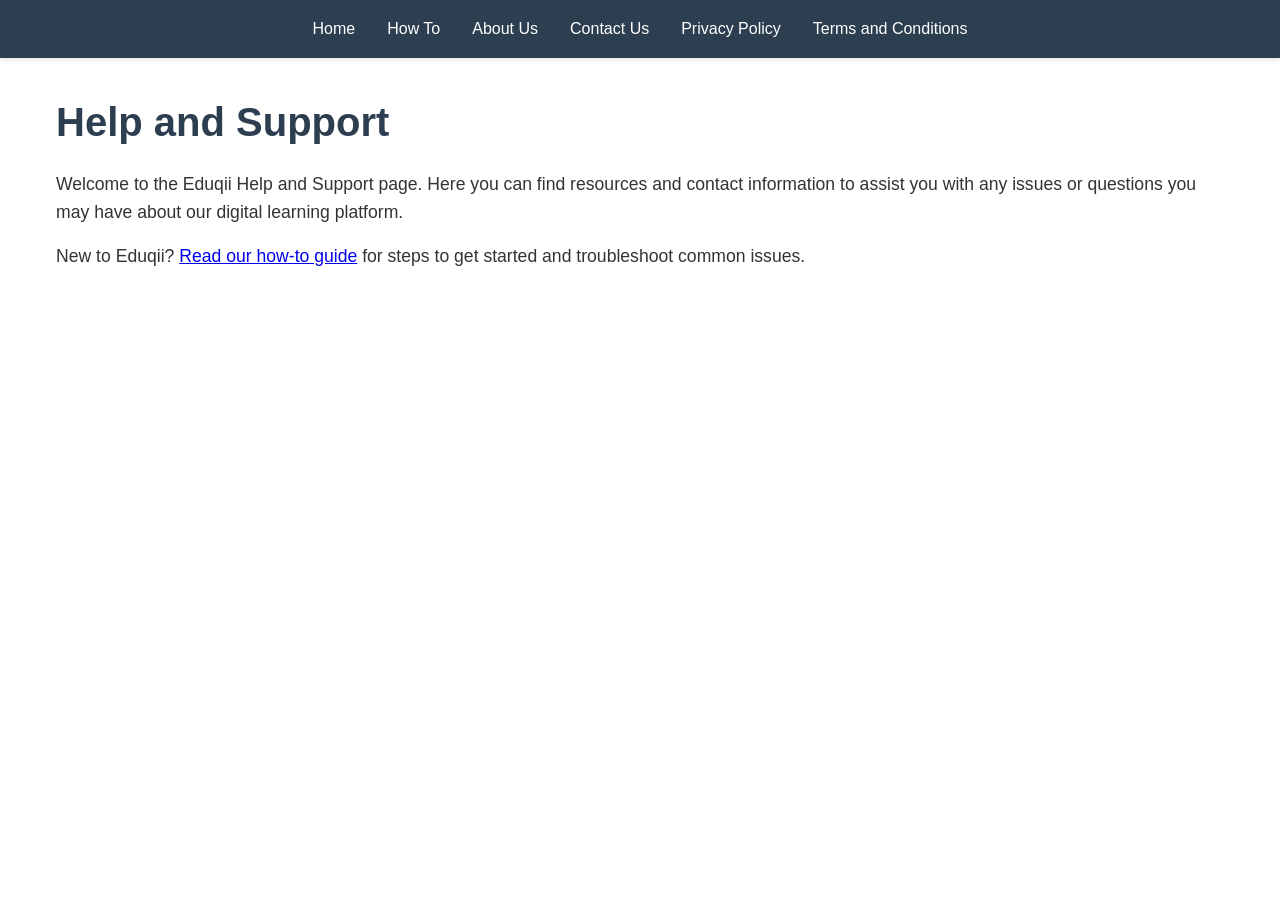
<file: index.html>
<!DOCTYPE html>
<html lang="en">
<head>
    <meta charset="UTF-8">
    <meta name="viewport" content="width=device-width, initial-scale=1.0">
    <title>Eduqii Help and Support</title>
    <link rel="icon" href="images/favicon.ico" type="image/x-icon">
    <link rel="apple-touch-icon" href="images/favicon.ico">
    <link rel="stylesheet" href="style.css">
</head>
<body>
    <nav>
        <ul>
            <li><a href="index.html">Home</a></li>
            <li><a href="how_to.html">How To</a></li>
            <li><a href="aboutus.html">About Us</a></li>
            <li><a href="contact.html">Contact Us</a></li>
            <li><a href="privacy.html">Privacy Policy</a></li>
            <li><a href="terms_and_conditions.html">Terms and Conditions</a></li>
        </ul>
    </nav>
    <main>
        <h1>Help and Support</h1>
        <p>Welcome to the Eduqii Help and Support page. Here you can find resources and contact information to assist you with any issues or questions you may have about our digital learning platform.</p>
        <p>New to Eduqii? <a href="how_to.html">Read our how-to guide</a> for steps to get started and troubleshoot common issues.</p>
    </main>
</body>
</html>
</file>
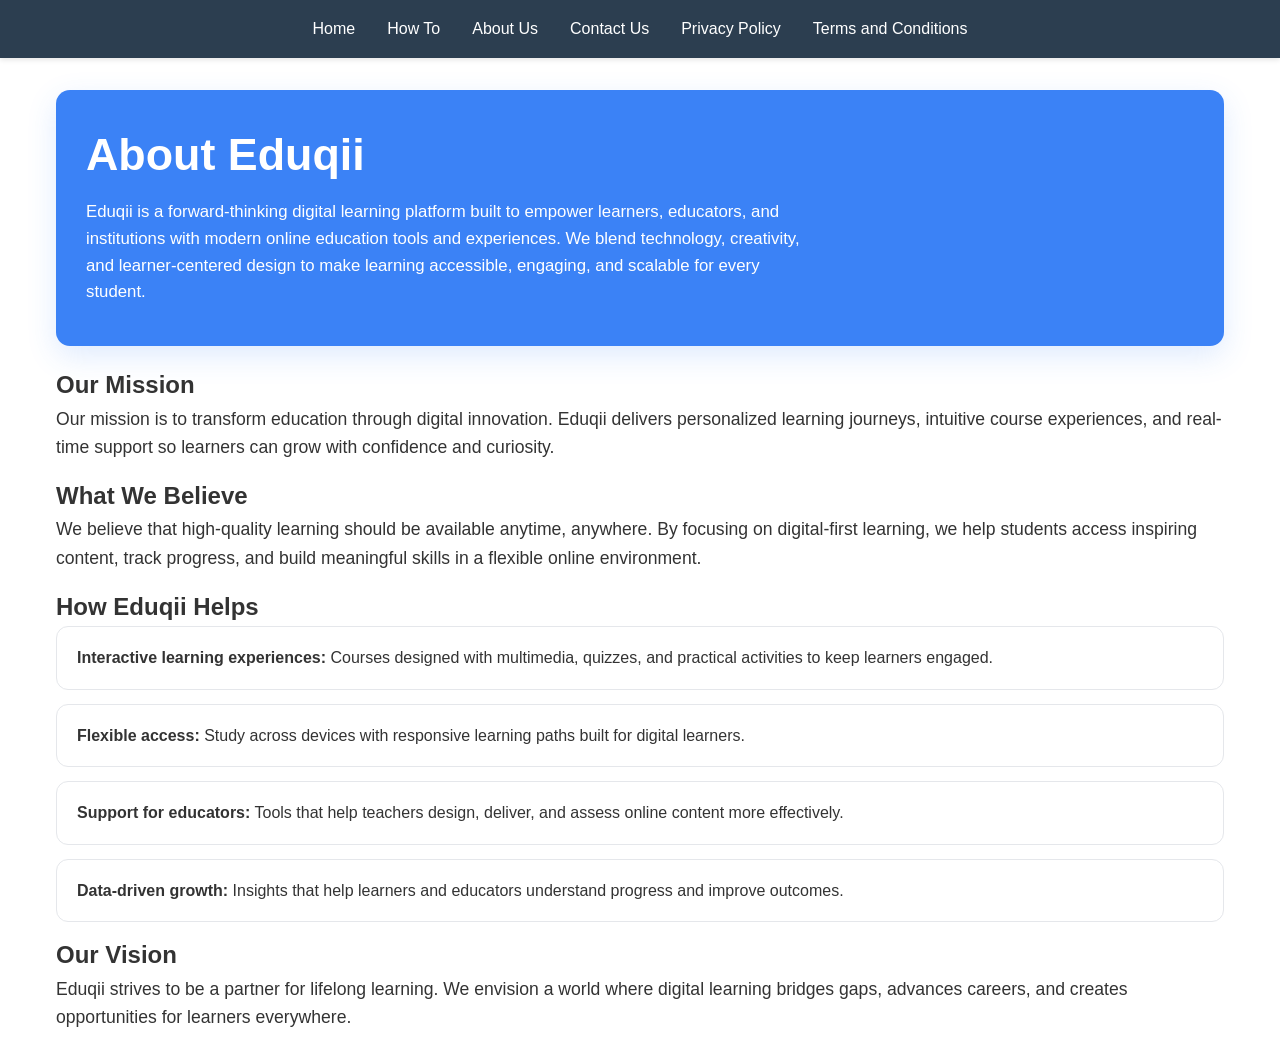
<file: aboutus.html>
<!DOCTYPE html>
<html lang="en">
<head>
    <meta charset="UTF-8">
    <meta name="viewport" content="width=device-width, initial-scale=1.0">
    <title>About Eduqii</title>
    <link rel="icon" href="images/favicon.ico" type="image/x-icon">
    <link rel="apple-touch-icon" href="images/favicon.ico">
    <link rel="stylesheet" href="style.css">
</head>
<body>
    <nav>
        <ul>
            <li><a href="index.html">Home</a></li>
            <li><a href="how_to.html">How To</a></li>
            <li><a href="aboutus.html">About Us</a></li>
            <li><a href="contact.html">Contact Us</a></li>
            <li><a href="privacy.html">Privacy Policy</a></li>
            <li><a href="terms_and_conditions.html">Terms and Conditions</a></li>
        </ul>
    </nav>
    <main>
        <div class="container">
            <section class="hero">
                <h1>About Eduqii</h1>
                <p>Eduqii is a forward-thinking digital learning platform built to empower learners, educators, and institutions with modern online education tools and experiences. We blend technology, creativity, and learner-centered design to make learning accessible, engaging, and scalable for every student.</p>
            </section>

            <section class="section">
                <h2>Our Mission</h2>
                <p>Our mission is to transform education through digital innovation. Eduqii delivers personalized learning journeys, intuitive course experiences, and real-time support so learners can grow with confidence and curiosity.</p>
            </section>

            <section class="section">
                <h2>What We Believe</h2>
                <p>We believe that high-quality learning should be available anytime, anywhere. By focusing on digital-first learning, we help students access inspiring content, track progress, and build meaningful skills in a flexible online environment.</p>
            </section>

            <section class="section">
                <h2>How Eduqii Helps</h2>
                <ul class="feature-list">
                    <li><strong>Interactive learning experiences:</strong> Courses designed with multimedia, quizzes, and practical activities to keep learners engaged.</li>
                    <li><strong>Flexible access:</strong> Study across devices with responsive learning paths built for digital learners.</li>
                    <li><strong>Support for educators:</strong> Tools that help teachers design, deliver, and assess online content more effectively.</li>
                    <li><strong>Data-driven growth:</strong> Insights that help learners and educators understand progress and improve outcomes.</li>
                </ul>
            </section>
        </div>
        <section class="section">
            <h2>Our Vision</h2>
            <p>Eduqii strives to be a partner for lifelong learning. We envision a world where digital learning bridges gaps, advances careers, and creates opportunities for learners everywhere.</p>
        </section>
    <!-- <div class="container">
        <section class="hero">
            <h1>About Eduqii</h1>
            <p>Eduqii is a forward-thinking digital learning platform built to empower learners, educators, and institutions with modern online education tools and experiences. We blend technology, creativity, and learner-centered design to make learning accessible, engaging, and scalable for every student.</p>
        </section>

        <section class="section">
            <h2>Our Mission</h2>
            <p>Our mission is to transform education through digital innovation. Eduqii delivers personalized learning journeys, intuitive course experiences, and real-time support so learners can grow with confidence and curiosity.</p>
        </section>

        <section class="section">
            <h2>What We Believe</h2>
            <p>We believe that high-quality learning should be available anytime, anywhere. By focusing on digital-first learning, we help students access inspiring content, track progress, and build meaningful skills in a flexible online environment.</p>
        </section>

        <section class="section">
            <h2>How Eduqii Helps</h2>
            <ul class="feature-list">
                <li><strong>Interactive learning experiences:</strong> Courses designed with multimedia, quizzes, and practical activities to keep learners engaged.</li>
                <li><strong>Flexible access:</strong> Study across devices with responsive learning paths built for digital learners.</li>
                <li><strong>Support for educators:</strong> Tools that help teachers design, deliver, and assess online content more effectively.</li>
                <li><strong>Data-driven growth:</strong> Insights that help learners and educators understand progress and improve outcomes.</li>
            </ul>
        </section>

        <section class="section">
            <h2>Our Vision</h2>
            <p>Eduqii strives to be a partner for lifelong learning. We envision a world where digital learning bridges gaps, advances careers, and creates opportunities for learners everywhere.</p>
        </section>
    </div> -->
    </main>
</body>
</html>
</file>
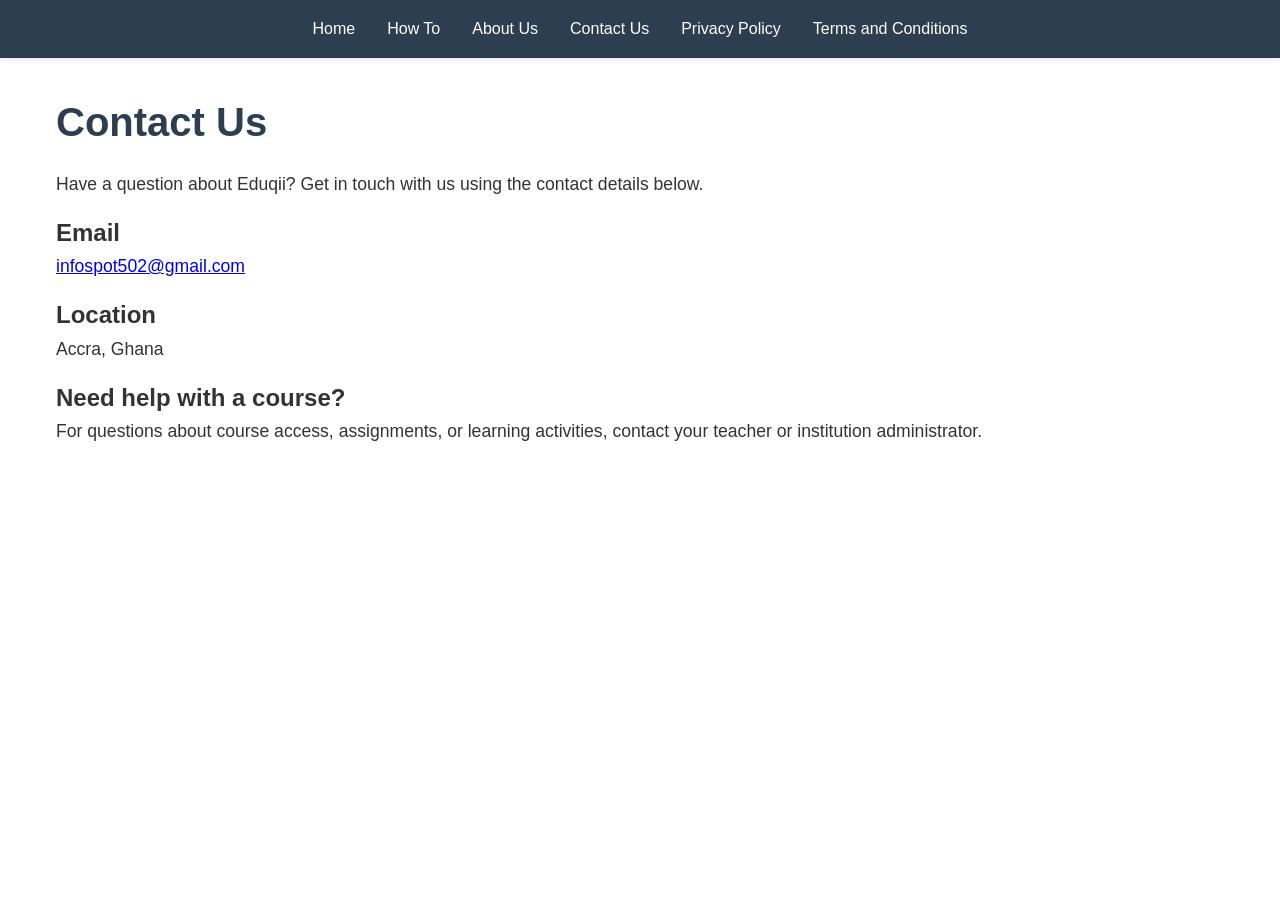
<file: contact.html>
<!DOCTYPE html>
<html lang="en">
<head>
    <meta charset="UTF-8">
    <meta name="viewport" content="width=device-width, initial-scale=1.0">
    <title>Contact Us | Eduqii</title>
    <link rel="icon" href="images/favicon.ico" type="image/x-icon">
    <link rel="apple-touch-icon" href="images/favicon.ico">
    <link rel="stylesheet" href="style.css">
</head>
<body>
    <nav>
        <ul>
            <li><a href="index.html">Home</a></li>
            <li><a href="how_to.html">How To</a></li>
            <li><a href="aboutus.html">About Us</a></li>
            <li><a href="contact.html">Contact Us</a></li>
            <li><a href="privacy.html">Privacy Policy</a></li>
            <li><a href="terms_and_conditions.html">Terms and Conditions</a></li>
        </ul>
    </nav>
    <main>
        <h1>Contact Us</h1>
        <p>Have a question about Eduqii? Get in touch with us using the contact details below.</p>

        <h2>Email</h2>
        <p><a href="mailto:infospot502@gmail.com">infospot502@gmail.com</a></p>

        <h2>Location</h2>
        <p>Accra, Ghana</p>

        <h2>Need help with a course?</h2>
        <p>For questions about course access, assignments, or learning activities, contact your teacher or institution administrator.</p>
    </main>
</body>
</html>
</file>
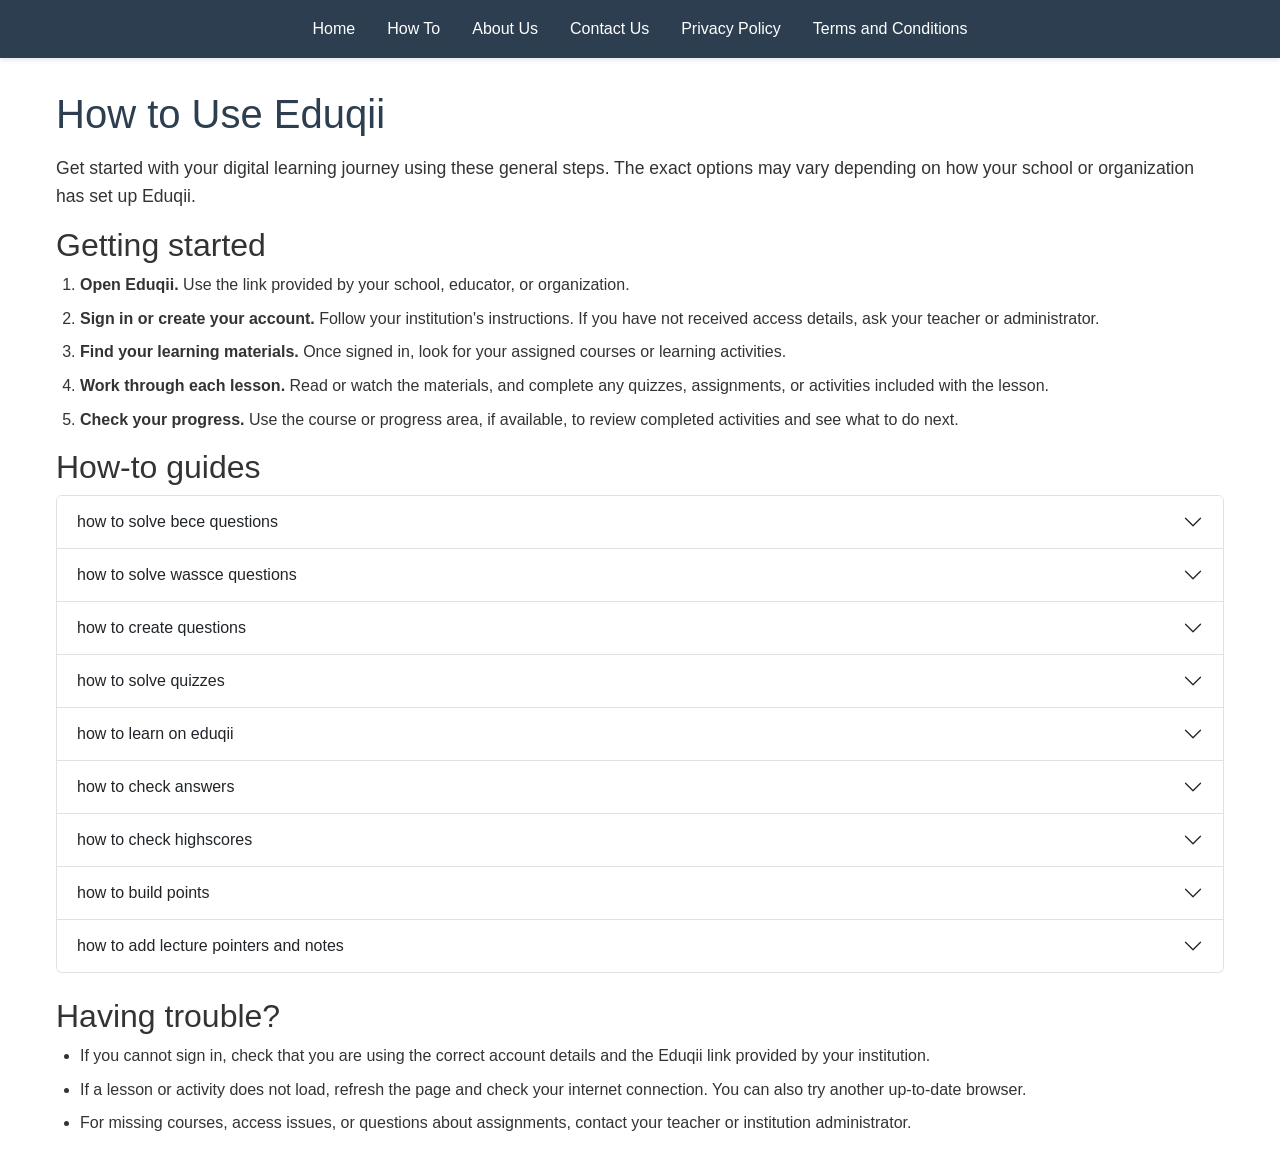
<file: how_to.html>
<!DOCTYPE html>
<html lang="en">
<head>
    <meta charset="UTF-8">
    <meta name="viewport" content="width=device-width, initial-scale=1.0">
    <title>How to Use Eduqii</title>
    <link rel="icon" href="images/favicon.ico" type="image/x-icon">
    <link rel="apple-touch-icon" href="images/favicon.ico">
    <link href="https://cdn.jsdelivr.net/npm/bootstrap@5.3.3/dist/css/bootstrap.min.css" rel="stylesheet" integrity="sha384-QWTKZyjpPEjISv5WaRU9OFeRpok6YctnYmDr5pNlyT2bRjXh0JMhjY6hW+ALEwIH" crossorigin="anonymous">
    <link rel="stylesheet" href="style.css">
</head>
<body>
    <nav>
        <ul>
            <li><a href="index.html">Home</a></li>
            <li><a href="how_to.html">How To</a></li>
            <li><a href="aboutus.html">About Us</a></li>
            <li><a href="contact.html">Contact Us</a></li>
            <li><a href="privacy.html">Privacy Policy</a></li>
            <li><a href="terms_and_conditions.html">Terms and Conditions</a></li>
        </ul>
    </nav>
    <main>
        <h1>How to Use Eduqii</h1>
        <p>Get started with your digital learning journey using these general steps. The exact options may vary depending on how your school or organization has set up Eduqii.</p>

        <h2>Getting started</h2>
        <ol>
            <li><strong>Open Eduqii.</strong> Use the link provided by your school, educator, or organization.</li>
            <li><strong>Sign in or create your account.</strong> Follow your institution's instructions. If you have not received access details, ask your teacher or administrator.</li>
            <li><strong>Find your learning materials.</strong> Once signed in, look for your assigned courses or learning activities.</li>
            <li><strong>Work through each lesson.</strong> Read or watch the materials, and complete any quizzes, assignments, or activities included with the lesson.</li>
            <li><strong>Check your progress.</strong> Use the course or progress area, if available, to review completed activities and see what to do next.</li>
        </ol>

        <h2>How-to guides</h2>
        <!-- Replace VIDEO_ID in each iframe URL with the matching YouTube video ID. -->
        <div class="accordion mb-4" id="howToAccordion">
            <div class="accordion-item">
                <h3 class="accordion-header" id="beceHeading">
                    <button class="accordion-button collapsed" type="button" data-bs-toggle="collapse" data-bs-target="#beceGuide" aria-expanded="false" aria-controls="beceGuide">
                        how to solve bece questions
                    </button>
                </h3>
                <div id="beceGuide" class="accordion-collapse collapse" aria-labelledby="beceHeading" data-bs-parent="#howToAccordion">
                    <div class="accordion-body">
                        <ol>
                            <li>Read the full question and identify its instruction words, such as <em>explain</em>, <em>compare</em>, or <em>calculate</em>.</li>
                            <li>Pick out the key facts and decide what the question is asking you to do.</li>
                            <li>Plan your answer. For calculations, show your working; for written answers, organize your points clearly.</li>
                            <li>Answer every part, then check your work against the question before moving on.</li>
                        </ol>
                        <p class="mb-0">Follow any exam instructions provided by your teacher, including guidance on timing and marks.</p>
                        <div class="ratio ratio-16x9 mt-3">
                            <iframe src="https://www.youtube-nocookie.com/embed/VIDEO_ID" title="Video: how to solve BECE questions" loading="lazy" allow="accelerometer; autoplay; clipboard-write; encrypted-media; gyroscope; picture-in-picture; web-share" referrerpolicy="strict-origin-when-cross-origin" allowfullscreen></iframe>
                        </div>
                    </div>
                </div>
            </div>
            <div class="accordion-item">
                <h3 class="accordion-header" id="wassceHeading">
                    <button class="accordion-button collapsed" type="button" data-bs-toggle="collapse" data-bs-target="#wassceGuide" aria-expanded="false" aria-controls="wassceGuide">
                        how to solve wassce questions
                    </button>
                </h3>
                <div id="wassceGuide" class="accordion-collapse collapse" aria-labelledby="wassceHeading" data-bs-parent="#howToAccordion">
                    <div class="accordion-body">
                        <ol>
                            <li>Read the full question and identify its instruction words, such as <em>explain</em>, <em>compare</em>, or <em>calculate</em>.</li>
                            <li>Pick out the key facts and decide what each part of the question is asking.</li>
                            <li>Plan your response, organize written answers clearly, and show your working for calculations.</li>
                            <li>Answer every part and review your work, paying attention to the marks and any exam instructions.</li>
                        </ol>
                        <p class="mb-0">Follow the timing and other exam guidance provided by your teacher.</p>
                        <div class="ratio ratio-16x9 mt-3">
                            <iframe src="https://www.youtube-nocookie.com/embed/VIDEO_ID" title="Video: how to solve WASSCE questions" loading="lazy" allow="accelerometer; autoplay; clipboard-write; encrypted-media; gyroscope; picture-in-picture; web-share" referrerpolicy="strict-origin-when-cross-origin" allowfullscreen></iframe>
                        </div>
                    </div>
                </div>
            </div>
            <div class="accordion-item">
                <h3 class="accordion-header" id="createQuestionsHeading">
                    <button class="accordion-button collapsed" type="button" data-bs-toggle="collapse" data-bs-target="#createQuestionsGuide" aria-expanded="false" aria-controls="createQuestionsGuide">
                        how to create questions
                    </button>
                </h3>
                <div id="createQuestionsGuide" class="accordion-collapse collapse" aria-labelledby="createQuestionsHeading" data-bs-parent="#howToAccordion">
                    <div class="accordion-body">
                        <ol>
                            <li>Open the question-creation area available to your account, or ask your teacher or administrator where to find it.</li>
                            <li>Choose a question format and enter a clear question based on the lesson objective.</li>
                            <li>Add answer choices or an expected answer, and mark the correct answer if the format requires it.</li>
                            <li>Review the question for clarity, check any settings, and save or submit it using the available controls.</li>
                        </ol>
                        <p class="mb-0">Available question types and creation permissions depend on your Eduqii setup.</p>
                        <div class="ratio ratio-16x9 mt-3">
                            <iframe src="https://www.youtube-nocookie.com/embed/VIDEO_ID" title="Video: how to create questions" loading="lazy" allow="accelerometer; autoplay; clipboard-write; encrypted-media; gyroscope; picture-in-picture; web-share" referrerpolicy="strict-origin-when-cross-origin" allowfullscreen></iframe>
                        </div>
                    </div>
                </div>
            </div>
            <div class="accordion-item">
                <h3 class="accordion-header" id="solveQuizzesHeading">
                    <button class="accordion-button collapsed" type="button" data-bs-toggle="collapse" data-bs-target="#solveQuizzesGuide" aria-expanded="false" aria-controls="solveQuizzesGuide">
                        how to solve quizzes
                    </button>
                </h3>
                <div id="solveQuizzesGuide" class="accordion-collapse collapse" aria-labelledby="solveQuizzesHeading" data-bs-parent="#howToAccordion">
                    <div class="accordion-body">
                        <ol>
                            <li>Open the assigned quiz and read its instructions, including any time limit or attempt rules.</li>
                            <li>Read each question carefully and select or enter your answer.</li>
                            <li>Review your responses if the quiz allows it, then use the submit control when you are ready.</li>
                            <li>Check for a score or feedback if your teacher has made it available.</li>
                        </ol>
                        <p class="mb-0">If a quiz does not load or you cannot submit it, contact your teacher or institution administrator.</p>
                        <div class="ratio ratio-16x9 mt-3">
                            <iframe src="https://www.youtube-nocookie.com/embed/VIDEO_ID" title="Video: how to solve quizzes" loading="lazy" allow="accelerometer; autoplay; clipboard-write; encrypted-media; gyroscope; picture-in-picture; web-share" referrerpolicy="strict-origin-when-cross-origin" allowfullscreen></iframe>
                        </div>
                    </div>
                </div>
            </div>
            <div class="accordion-item">
                <h3 class="accordion-header" id="learnHeading">
                    <button class="accordion-button collapsed" type="button" data-bs-toggle="collapse" data-bs-target="#learnGuide" aria-expanded="false" aria-controls="learnGuide">
                        how to learn on eduqii
                    </button>
                </h3>
                <div id="learnGuide" class="accordion-collapse collapse" aria-labelledby="learnHeading" data-bs-parent="#howToAccordion">
                    <div class="accordion-body">
                        <ol>
                            <li>Sign in using the link and account details provided by your school or organization.</li>
                            <li>Open an assigned course and work through its lessons in order.</li>
                            <li>Take notes, try the activities, and complete quizzes or assignments to practice what you have learned.</li>
                            <li>Return regularly to continue your studies and check your progress, if that feature is available.</li>
                        </ol>
                        <p class="mb-0">If you cannot see a course or learning activity you expect, ask your teacher or administrator to check your access.</p>
                        <div class="ratio ratio-16x9 mt-3">
                            <iframe src="https://www.youtube-nocookie.com/embed/VIDEO_ID" title="Video: how to learn on Eduqii" loading="lazy" allow="accelerometer; autoplay; clipboard-write; encrypted-media; gyroscope; picture-in-picture; web-share" referrerpolicy="strict-origin-when-cross-origin" allowfullscreen></iframe>
                        </div>
                    </div>
                </div>
            </div>
            <div class="accordion-item">
                <h3 class="accordion-header" id="checkAnswersHeading">
                    <button class="accordion-button collapsed" type="button" data-bs-toggle="collapse" data-bs-target="#checkAnswersGuide" aria-expanded="false" aria-controls="checkAnswersGuide">
                        how to check answers
                    </button>
                </h3>
                <div id="checkAnswersGuide" class="accordion-collapse collapse" aria-labelledby="checkAnswersHeading" data-bs-parent="#howToAccordion">
                    <div class="accordion-body">
                        <ol>
                            <li>Complete and submit the quiz or activity.</li>
                            <li>Open the results or review area if it is available for the activity.</li>
                            <li>Review the answers shown. Whether correct answers are available depends on the activity settings and your institution.</li>
                            <li>If you cannot see the answers, ask your teacher or administrator when they will be available.</li>
                        </ol>
                        <div class="ratio ratio-16x9 mt-3">
                            <iframe src="https://www.youtube-nocookie.com/embed/VIDEO_ID" title="Video: how to check answers" loading="lazy" allow="accelerometer; autoplay; clipboard-write; encrypted-media; gyroscope; picture-in-picture; web-share" referrerpolicy="strict-origin-when-cross-origin" allowfullscreen></iframe>
                        </div>
                    </div>
                </div>
            </div>
            <div class="accordion-item">
                <h3 class="accordion-header" id="checkHighscoresHeading">
                    <button class="accordion-button collapsed" type="button" data-bs-toggle="collapse" data-bs-target="#checkHighscoresGuide" aria-expanded="false" aria-controls="checkHighscoresGuide">
                        how to check highscores
                    </button>
                </h3>
                <div id="checkHighscoresGuide" class="accordion-collapse collapse" aria-labelledby="checkHighscoresHeading" data-bs-parent="#howToAccordion">
                    <div class="accordion-body">
                        <ol>
                            <li>Complete and submit the quiz or activity.</li>
                            <li>Open its results, leaderboard, or highscores area if available.</li>
                            <li>Review the scores shown. Highscore visibility depends on the activity settings and your institution.</li>
                            <li>If you cannot see highscores, ask your teacher or administrator whether they are enabled.</li>
                        </ol>
                        <div class="ratio ratio-16x9 mt-3">
                            <iframe src="https://www.youtube-nocookie.com/embed/VIDEO_ID" title="Video: how to check highscores" loading="lazy" allow="accelerometer; autoplay; clipboard-write; encrypted-media; gyroscope; picture-in-picture; web-share" referrerpolicy="strict-origin-when-cross-origin" allowfullscreen></iframe>
                        </div>
                    </div>
                </div>
            </div>
            <div class="accordion-item">
                <h3 class="accordion-header" id="buildPointsHeading">
                    <button class="accordion-button collapsed" type="button" data-bs-toggle="collapse" data-bs-target="#buildPointsGuide" aria-expanded="false" aria-controls="buildPointsGuide">
                        how to build points
                    </button>
                </h3>
                <div id="buildPointsGuide" class="accordion-collapse collapse" aria-labelledby="buildPointsHeading" data-bs-parent="#howToAccordion">
                    <div class="accordion-body">
                        <ol>
                            <li>Sign in and open the course, activity, or area where points are earned.</li>
                            <li>Complete the available lessons, quizzes, or tasks, following any instructions and deadlines.</li>
                            <li>Check your results or progress area to see points awarded, if it is available.</li>
                            <li>Ask your teacher or administrator how points are calculated if the scoring rules are unclear.</li>
                        </ol>
                        <p class="mb-0">Point-earning activities and scoring depend on your Eduqii setup.</p>
                        <div class="ratio ratio-16x9 mt-3">
                            <iframe src="https://www.youtube-nocookie.com/embed/VIDEO_ID" title="Video: how to build points" loading="lazy" allow="accelerometer; autoplay; clipboard-write; encrypted-media; gyroscope; picture-in-picture; web-share" referrerpolicy="strict-origin-when-cross-origin" allowfullscreen></iframe>
                        </div>
                    </div>
                </div>
            </div>
            <div class="accordion-item">
                <h3 class="accordion-header" id="lecturePointersNotesHeading">
                    <button class="accordion-button collapsed" type="button" data-bs-toggle="collapse" data-bs-target="#lecturePointersNotesGuide" aria-expanded="false" aria-controls="lecturePointersNotesGuide">
                        how to add lecture pointers and notes
                    </button>
                </h3>
                <div id="lecturePointersNotesGuide" class="accordion-collapse collapse" aria-labelledby="lecturePointersNotesHeading" data-bs-parent="#howToAccordion">
                    <div class="accordion-body">
                        <ol>
                            <li>Open the relevant course or lecture and find its notes, pointers, or discussion area.</li>
                            <li>Choose the option to add a note or pointer, if your account has access to it.</li>
                            <li>Write a concise note tied to the relevant lecture or topic, then review it for clarity.</li>
                            <li>Save or submit your note and check that it appears in the correct place.</li>
                        </ol>
                        <p class="mb-0">If you cannot find a notes feature, ask your teacher or administrator whether it is enabled for your course.</p>
                        <div class="ratio ratio-16x9 mt-3">
                            <iframe src="https://www.youtube-nocookie.com/embed/VIDEO_ID" title="Video: how to add lecture pointers and notes" loading="lazy" allow="accelerometer; autoplay; clipboard-write; encrypted-media; gyroscope; picture-in-picture; web-share" referrerpolicy="strict-origin-when-cross-origin" allowfullscreen></iframe>
                        </div>
                    </div>
                </div>
            </div>
        </div>

        <h2>Having trouble?</h2>
        <ul>
            <li>If you cannot sign in, check that you are using the correct account details and the Eduqii link provided by your institution.</li>
            <li>If a lesson or activity does not load, refresh the page and check your internet connection. You can also try another up-to-date browser.</li>
            <li>For missing courses, access issues, or questions about assignments, contact your teacher or institution administrator.</li>
        </ul>
    </main>
    <script src="https://cdn.jsdelivr.net/npm/bootstrap@5.3.3/dist/js/bootstrap.bundle.min.js" integrity="sha384-YvpcrYf0tY3lHB60NNkmXc5s9fDVZLESaAA55NDzOxhy9GkcIdslK1eN7N6jIeHz" crossorigin="anonymous"></script>
</body>
</html>
</file>
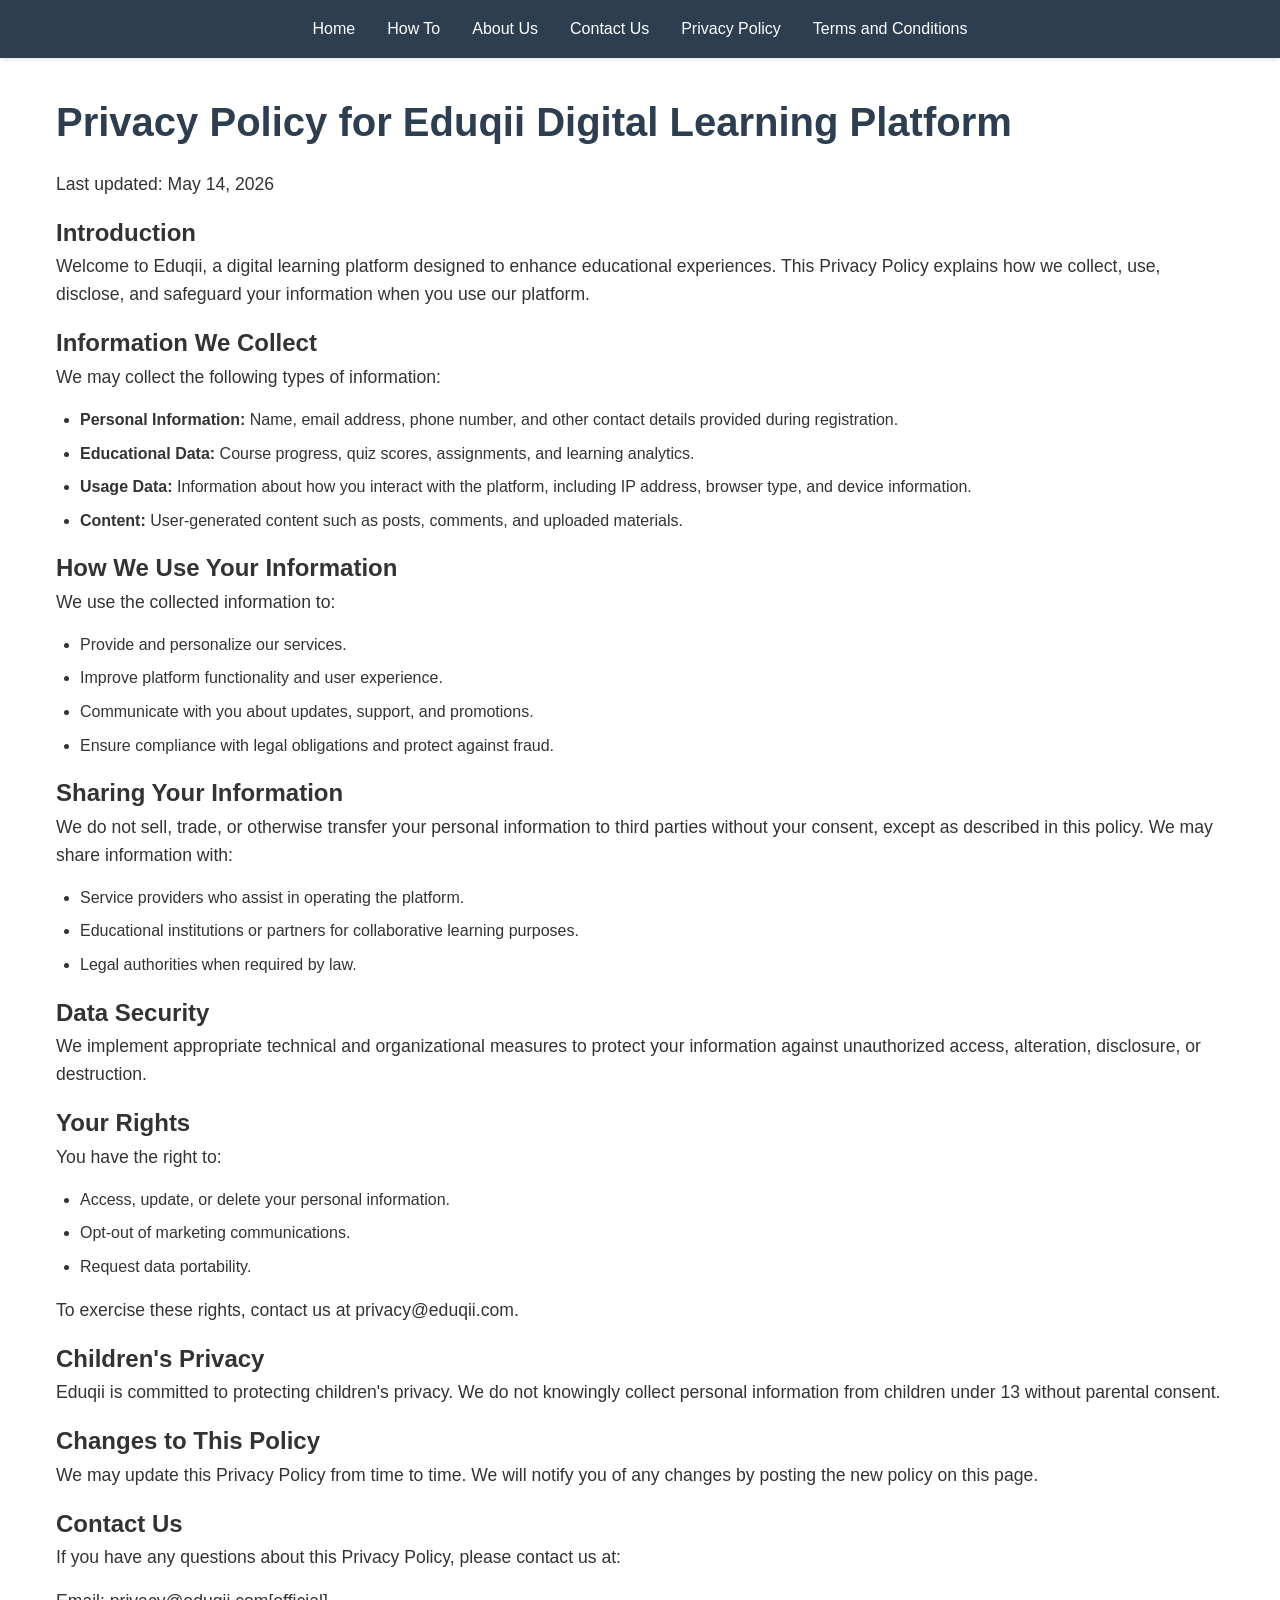
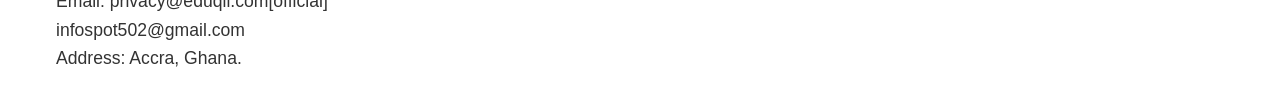
<file: privacy.html>
<!DOCTYPE html>
<html lang="en">
<head>
    <meta charset="UTF-8">
    <meta name="viewport" content="width=device-width, initial-scale=1.0">
    <title>Privacy</title>
    <link rel="icon" href="images/favicon.ico" type="image/x-icon">
    <link rel="apple-touch-icon" href="images/favicon.ico">
    <link rel="stylesheet" href="style.css">
</head>
<body>
    <nav>
        <ul>
            <li><a href="index.html">Home</a></li>
            <li><a href="how_to.html">How To</a></li>
            <li><a href="aboutus.html">About Us</a></li>
            <li><a href="contact.html">Contact Us</a></li>
            <li><a href="privacy.html">Privacy Policy</a></li>
            <li><a href="terms_and_conditions.html">Terms and Conditions</a></li>
        </ul>
    </nav>
    <main>
        <h1>Privacy Policy for Eduqii Digital Learning Platform</h1>
        <p>Last updated: May 14, 2026</p>

        <h2>Introduction</h2>
        <p>Welcome to Eduqii, a digital learning platform designed to enhance educational experiences. This Privacy Policy explains how we collect, use, disclose, and safeguard your information when you use our platform.</p>

        <h2>Information We Collect</h2>
        <p>We may collect the following types of information:</p>
        <ul>
            <li><strong>Personal Information:</strong> Name, email address, phone number, and other contact details provided during registration.</li>
            <li><strong>Educational Data:</strong> Course progress, quiz scores, assignments, and learning analytics.</li>
            <li><strong>Usage Data:</strong> Information about how you interact with the platform, including IP address, browser type, and device information.</li>
            <li><strong>Content:</strong> User-generated content such as posts, comments, and uploaded materials.</li>
        </ul>

        <h2>How We Use Your Information</h2>
        <p>We use the collected information to:</p>
        <ul>
            <li>Provide and personalize our services.</li>
            <li>Improve platform functionality and user experience.</li>
            <li>Communicate with you about updates, support, and promotions.</li>
            <li>Ensure compliance with legal obligations and protect against fraud.</li>
        </ul>

        <h2>Sharing Your Information</h2>
        <p>We do not sell, trade, or otherwise transfer your personal information to third parties without your consent, except as described in this policy. We may share information with:</p>
        <ul>
            <li>Service providers who assist in operating the platform.</li>
            <li>Educational institutions or partners for collaborative learning purposes.</li>
            <li>Legal authorities when required by law.</li>
        </ul>

        <h2>Data Security</h2>
        <p>We implement appropriate technical and organizational measures to protect your information against unauthorized access, alteration, disclosure, or destruction.</p>

        <h2>Your Rights</h2>
        <p>You have the right to:</p>
        <ul>
            <li>Access, update, or delete your personal information.</li>
            <li>Opt-out of marketing communications.</li>
            <li>Request data portability.</li>
        </ul>
        <p>To exercise these rights, contact us at privacy@eduqii.com.</p>

        <h2>Children's Privacy</h2>
        <p>Eduqii is committed to protecting children's privacy. We do not knowingly collect personal information from children under 13 without parental consent.</p>

        <h2>Changes to This Policy</h2>
        <p>We may update this Privacy Policy from time to time. We will notify you of any changes by posting the new policy on this page.</p>

        <h2>Contact Us</h2>
        <p>If you have any questions about this Privacy Policy, please contact us at:</p>
        <p>Email: privacy@eduqii.com[official]<br>
                infospot502@gmail.com<br>
        Address: Accra, Ghana.</p>
    </main>
</body>
</html>
</file>
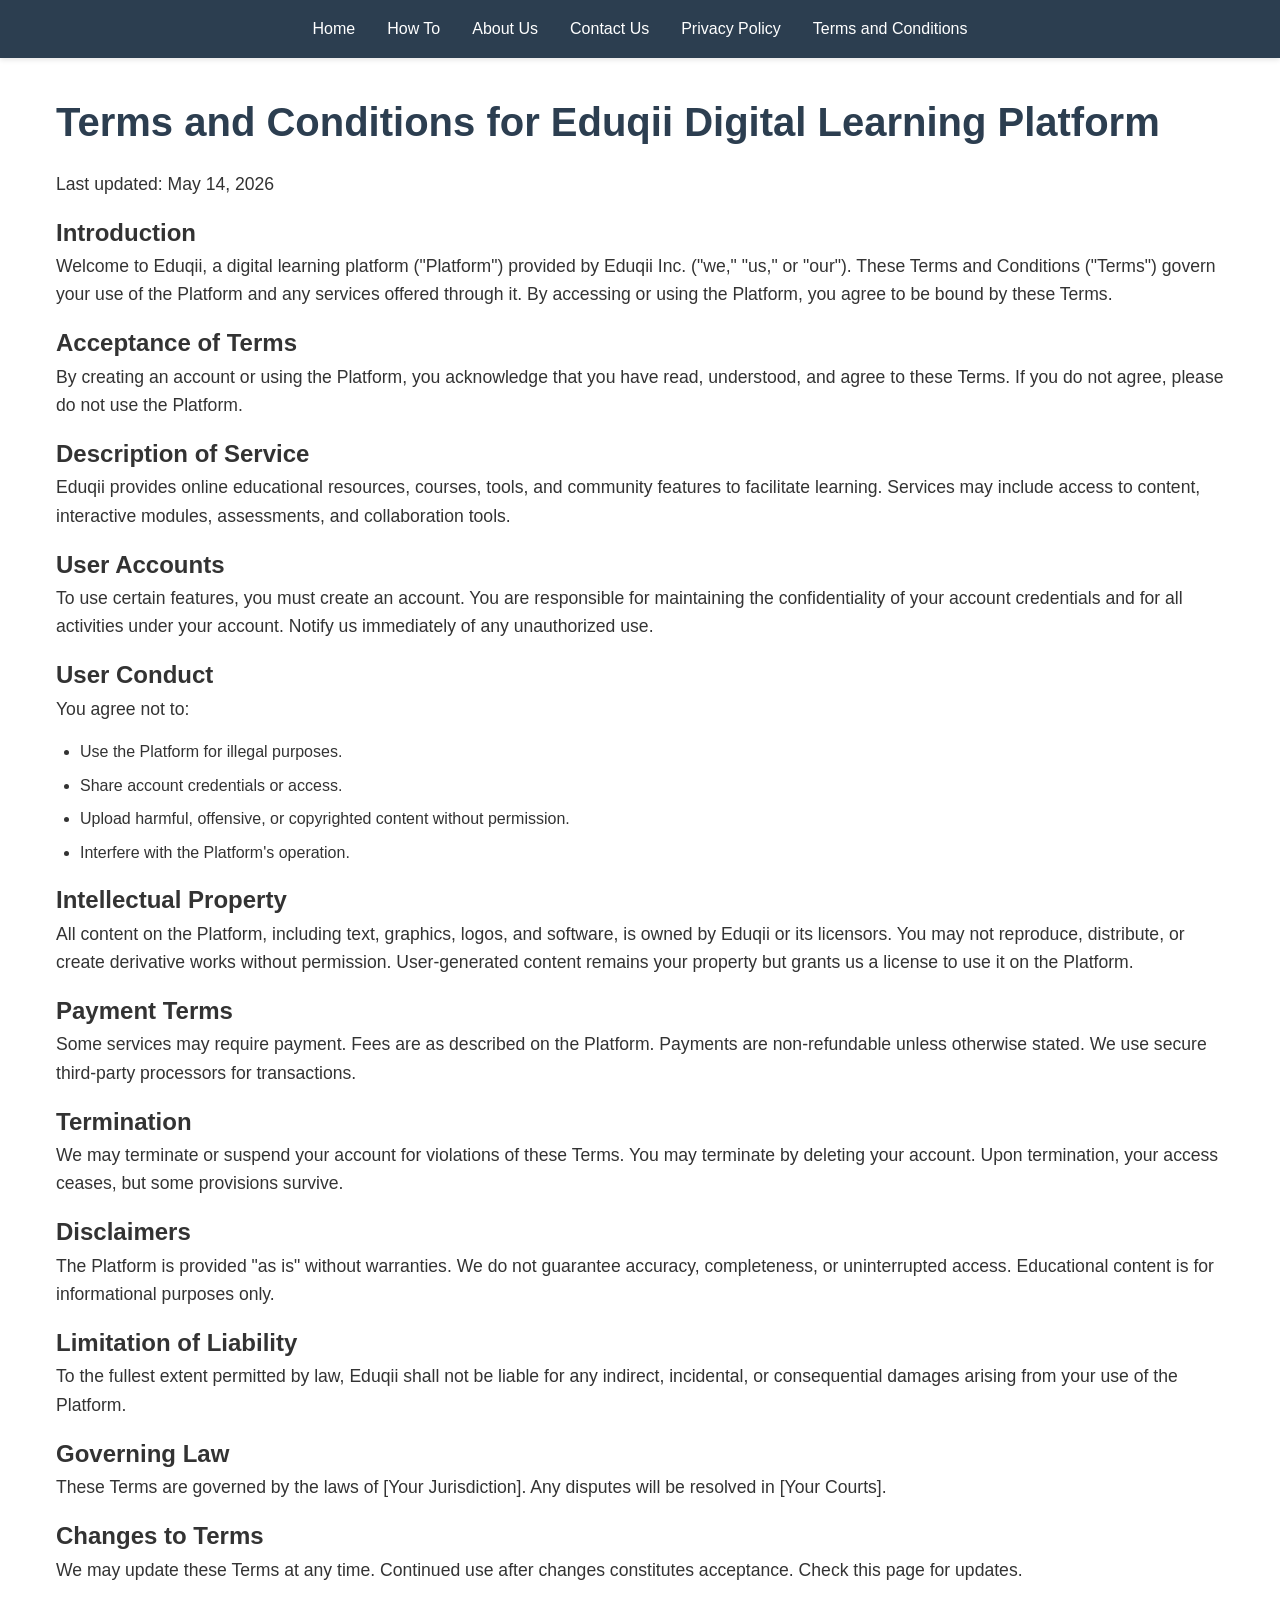
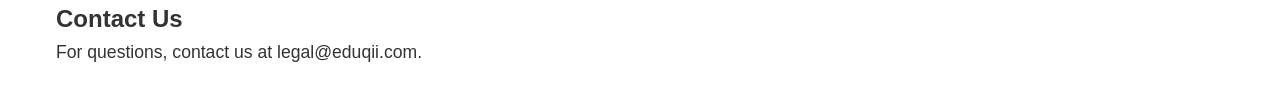
<file: terms_and_conditions.html>
<!DOCTYPE html>
<html lang="en">
<head>
    <meta charset="UTF-8">
    <meta name="viewport" content="width=device-width, initial-scale=1.0">
    <title>Terms and Conditions</title>
    <link rel="icon" href="images/favicon.ico" type="image/x-icon">
    <link rel="apple-touch-icon" href="images/favicon.ico">
    <link rel="stylesheet" href="style.css">
</head>
<body>
    <nav>
        <ul>
            <li><a href="index.html">Home</a></li>
            <li><a href="how_to.html">How To</a></li>
            <li><a href="aboutus.html">About Us</a></li>
            <li><a href="contact.html">Contact Us</a></li>
            <li><a href="privacy.html">Privacy Policy</a></li>
            <li><a href="terms_and_conditions.html">Terms and Conditions</a></li>
        </ul>
    </nav>
    <main>
        <h1>Terms and Conditions for Eduqii Digital Learning Platform</h1>
        <p>Last updated: May 14, 2026</p>

        <h2>Introduction</h2>
        <p>Welcome to Eduqii, a digital learning platform ("Platform") provided by Eduqii Inc. ("we," "us," or "our"). These Terms and Conditions ("Terms") govern your use of the Platform and any services offered through it. By accessing or using the Platform, you agree to be bound by these Terms.</p>

        <h2>Acceptance of Terms</h2>
        <p>By creating an account or using the Platform, you acknowledge that you have read, understood, and agree to these Terms. If you do not agree, please do not use the Platform.</p>

        <h2>Description of Service</h2>
        <p>Eduqii provides online educational resources, courses, tools, and community features to facilitate learning. Services may include access to content, interactive modules, assessments, and collaboration tools.</p>

        <h2>User Accounts</h2>
        <p>To use certain features, you must create an account. You are responsible for maintaining the confidentiality of your account credentials and for all activities under your account. Notify us immediately of any unauthorized use.</p>

        <h2>User Conduct</h2>
        <p>You agree not to:</p>
        <ul>
            <li>Use the Platform for illegal purposes.</li>
            <li>Share account credentials or access.</li>
            <li>Upload harmful, offensive, or copyrighted content without permission.</li>
            <li>Interfere with the Platform's operation.</li>
        </ul>

        <h2>Intellectual Property</h2>
        <p>All content on the Platform, including text, graphics, logos, and software, is owned by Eduqii or its licensors. You may not reproduce, distribute, or create derivative works without permission. User-generated content remains your property but grants us a license to use it on the Platform.</p>

        <h2>Payment Terms</h2>
        <p>Some services may require payment. Fees are as described on the Platform. Payments are non-refundable unless otherwise stated. We use secure third-party processors for transactions.</p>

        <h2>Termination</h2>
        <p>We may terminate or suspend your account for violations of these Terms. You may terminate by deleting your account. Upon termination, your access ceases, but some provisions survive.</p>

        <h2>Disclaimers</h2>
        <p>The Platform is provided "as is" without warranties. We do not guarantee accuracy, completeness, or uninterrupted access. Educational content is for informational purposes only.</p>

        <h2>Limitation of Liability</h2>
        <p>To the fullest extent permitted by law, Eduqii shall not be liable for any indirect, incidental, or consequential damages arising from your use of the Platform.</p>

        <h2>Governing Law</h2>
        <p>These Terms are governed by the laws of [Your Jurisdiction]. Any disputes will be resolved in [Your Courts].</p>

        <h2>Changes to Terms</h2>
        <p>We may update these Terms at any time. Continued use after changes constitutes acceptance. Check this page for updates.</p>

        <h2>Contact Us</h2>
        <p>For questions, contact us at legal@eduqii.com.</p>
    </main>
</body>
</html>
</file>
<file: style.css>
*  {
        margin: 0;
        padding: 0;
        box-sizing: border-box;
    }
        
    body {
        font-family: Arial, sans-serif;
        line-height: 1.6;
        color: #333;
    }
        
    nav {
        background-color: #2c3e50;
        padding: 1rem 0;
        position: sticky;
        top: 0;
        box-shadow: 0 2px 5px rgba(0, 0, 0, 0.1);
    }
        
    nav ul {
        list-style: none;
        display: flex;
        justify-content: center;
        flex-wrap: wrap;
        gap: 2rem;
        max-width: 1200px;
        margin: 0 auto;
        padding: 0 1rem;
    }
        
    nav a {
        color: white;
        text-decoration: none;
        font-weight: 500;
        transition: color 0.3s ease;
    }
        
    nav a:hover {
        color: #3498db;
    }
    
    main {
        max-width: 1200px;
        margin: 2rem auto;
        padding: 0 1rem;
    }
        
    h1 {
        color: #2c3e50;
        margin-bottom: 1rem;
        font-size: 2.5rem;
    }
    
    p {
        margin-bottom: 1rem;
        font-size: 1.1rem;
    }

    .feature-list { list-style: none; padding: 0; margin: 0; }
    .feature-list li { background: #fff; border: 1px solid #e5e7eb; border-radius: 12px; padding: 18px 20px; margin-bottom: 14px; }
    .hero { background: #3b82f6; color: #fff; padding: 40px 10px 40px 30px; border-radius: 14px; box-shadow: 0 10px 30px rgba(59, 130, 246, 0.16); margin-bottom: 20px;}
    .hero h1 { margin-top: 0; font-size: 2.8rem; line-height: 1.1; color: #fff; }
    .hero p { margin: 20px 0 0; font-size: 1.05rem; max-width: 720px; }

    main ul,
    main ol {
        padding-left: 1.5rem;
        margin-bottom: 1rem;
    }

    main li {
        margin-bottom: 0.5rem;
    }

    @media (max-width: 768px) {
        nav ul {
            gap: 0.75rem 1.25rem;
        }

        main {
            margin: 1.5rem auto;
            padding: 0 1.25rem;
        }

        h1 {
            font-size: 2.15rem;
        }

        .hero {
            padding: 32px 24px;
        }

        .hero h1 {
            font-size: 2.4rem;
        }
    }

    @media (max-width: 480px) {
        nav {
            padding: 0.5rem 0;
        }

        nav ul {
            display: grid;
            grid-template-columns: repeat(2, minmax(0, 1fr));
            gap: 0.25rem 0.5rem;
            padding: 0 0.75rem;
        }

        nav a {
            display: block;
            padding: 0.35rem 0.2rem;
            text-align: center;
        }

        main {
            margin: 1.25rem auto;
            padding: 0 1rem;
        }

        h1 {
            font-size: 1.8rem;
        }

        p {
            font-size: 1rem;
        }

        .hero {
            padding: 24px 20px;
        }

        .hero h1 {
            font-size: 2rem;
        }

        .feature-list li {
            padding: 16px;
        }
    }
</file>
